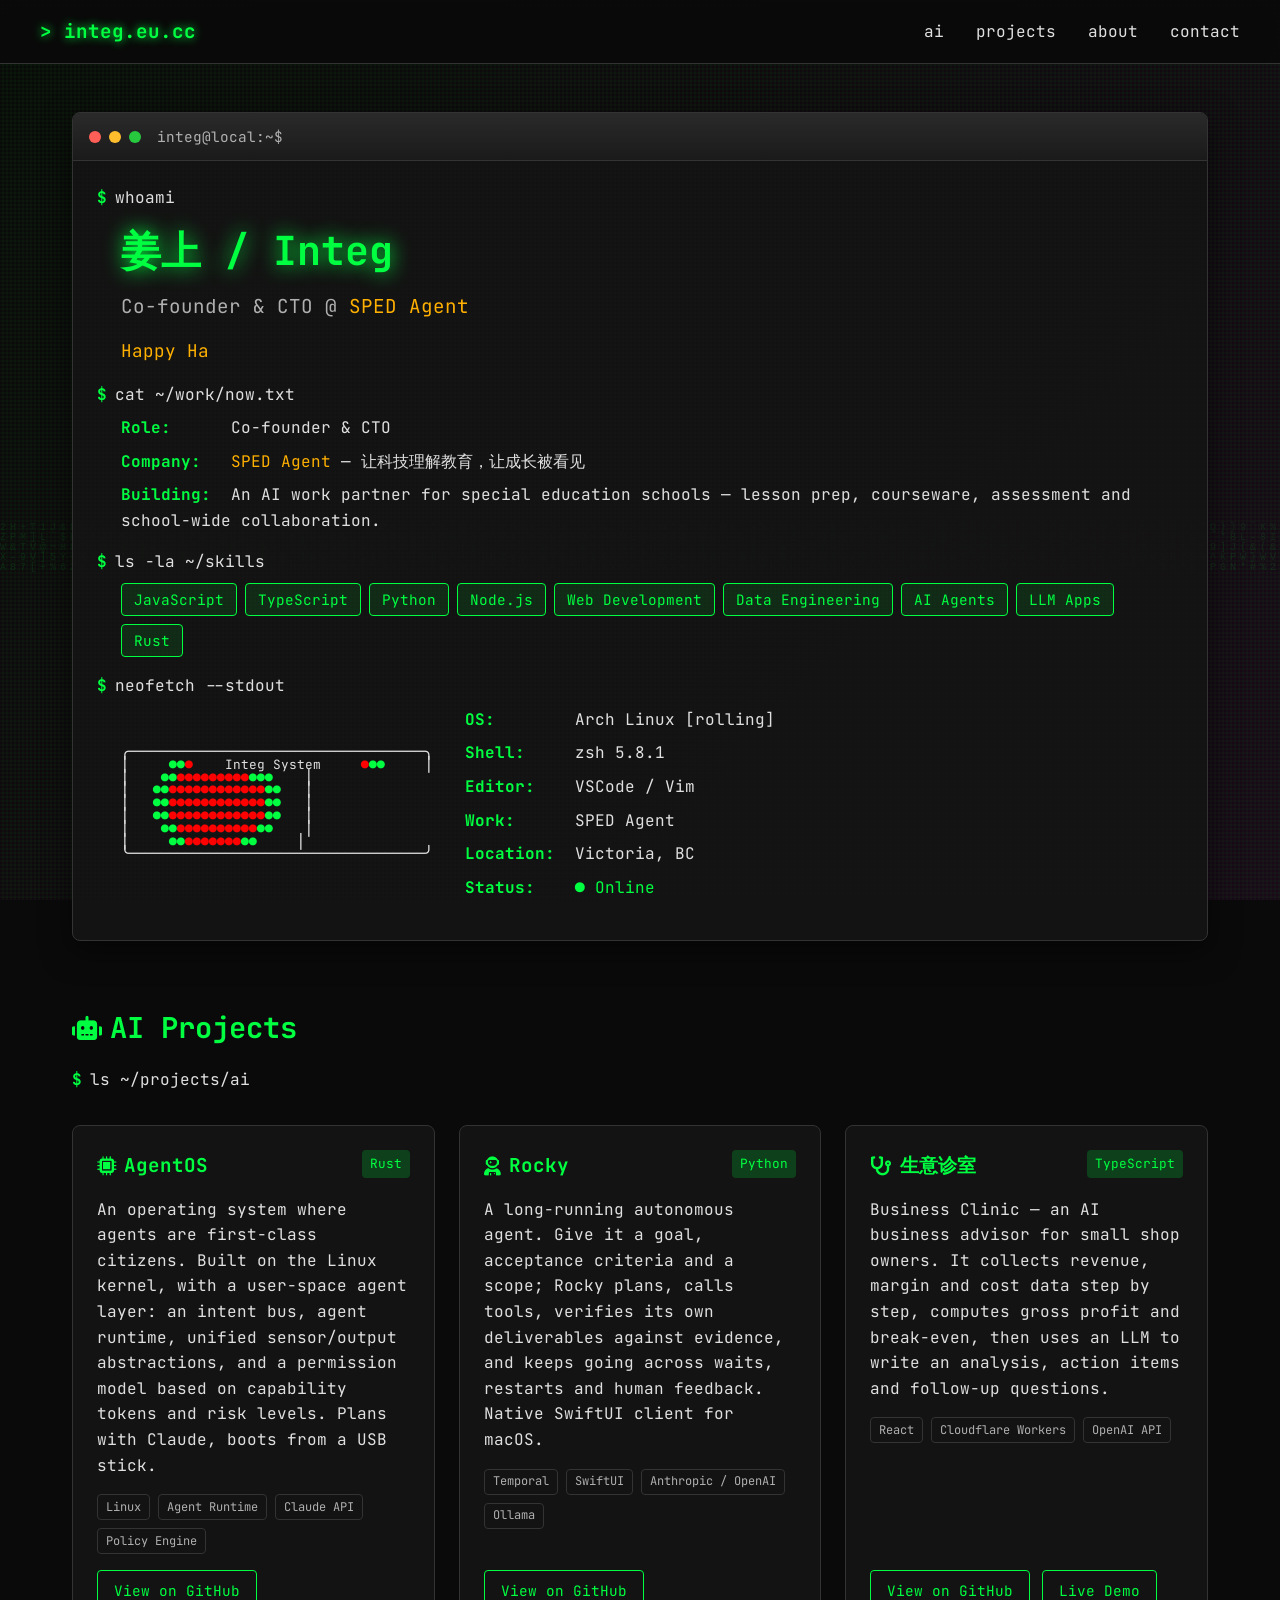
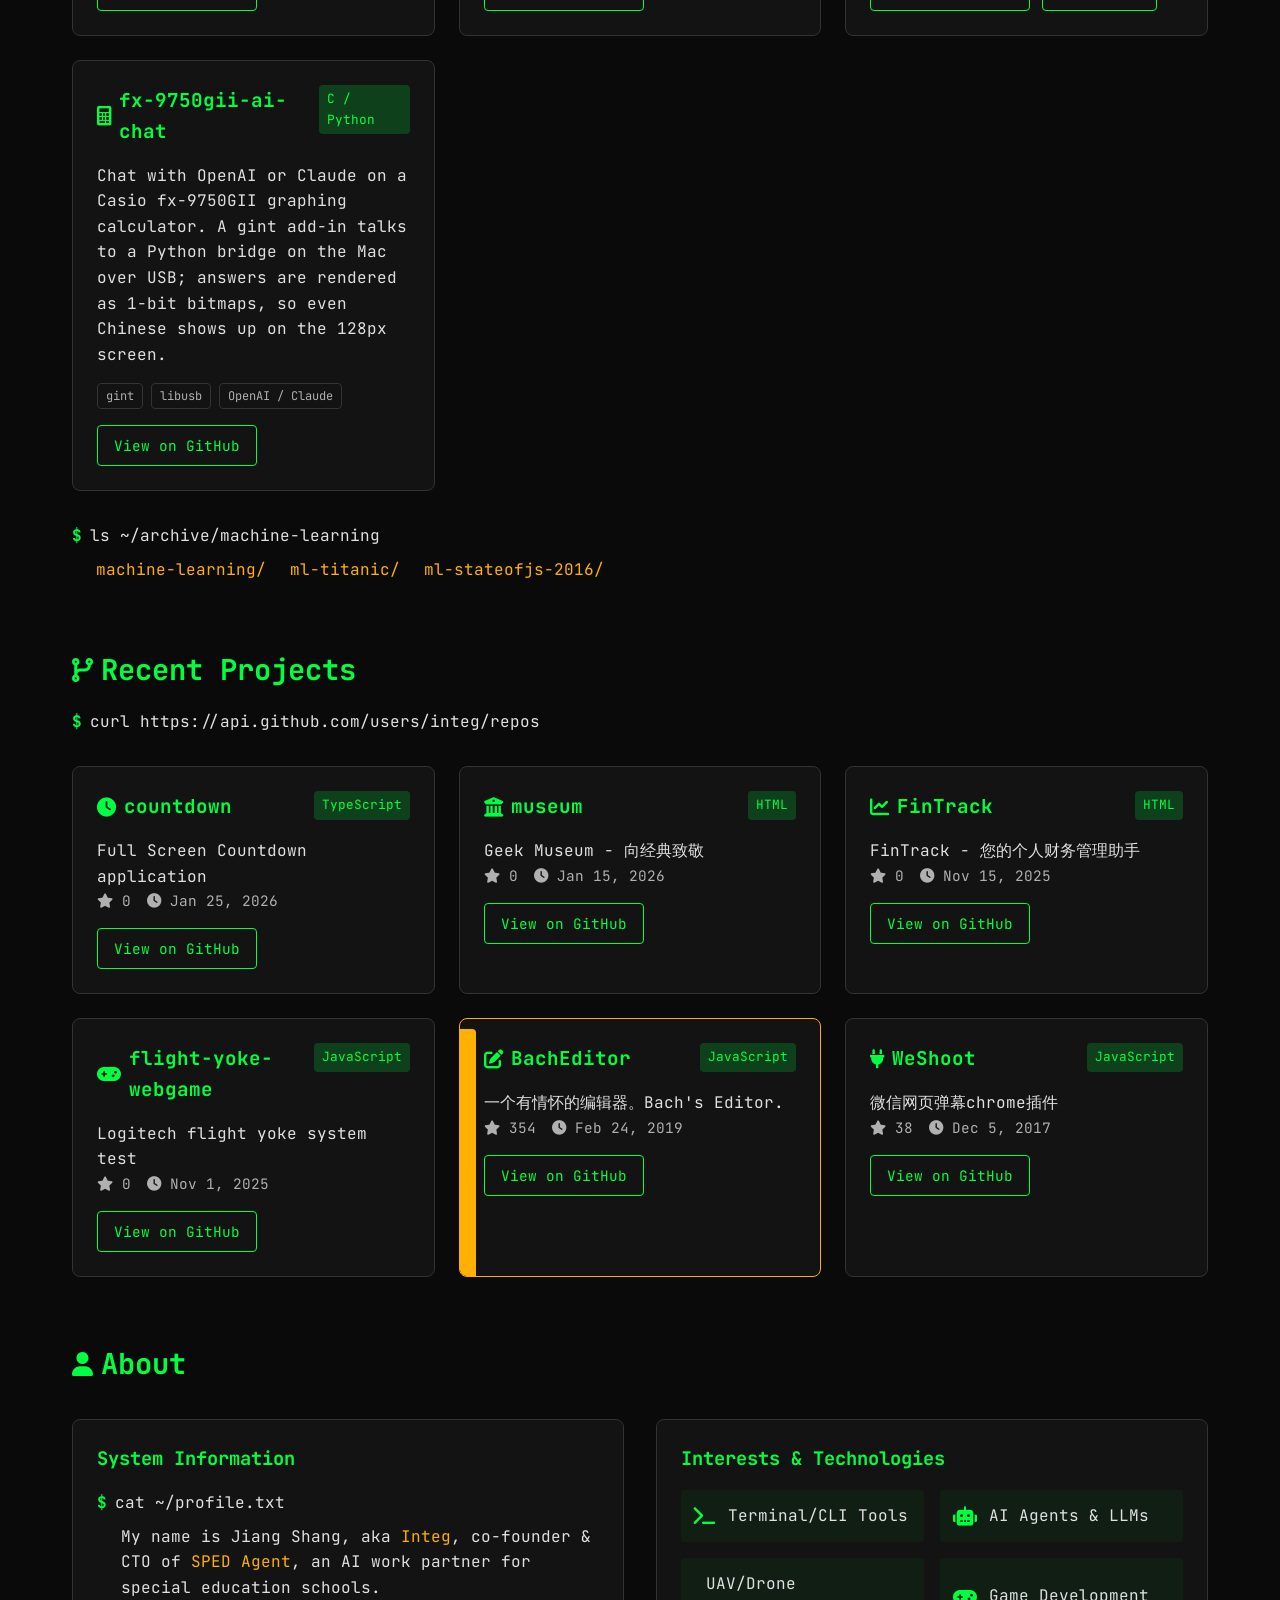
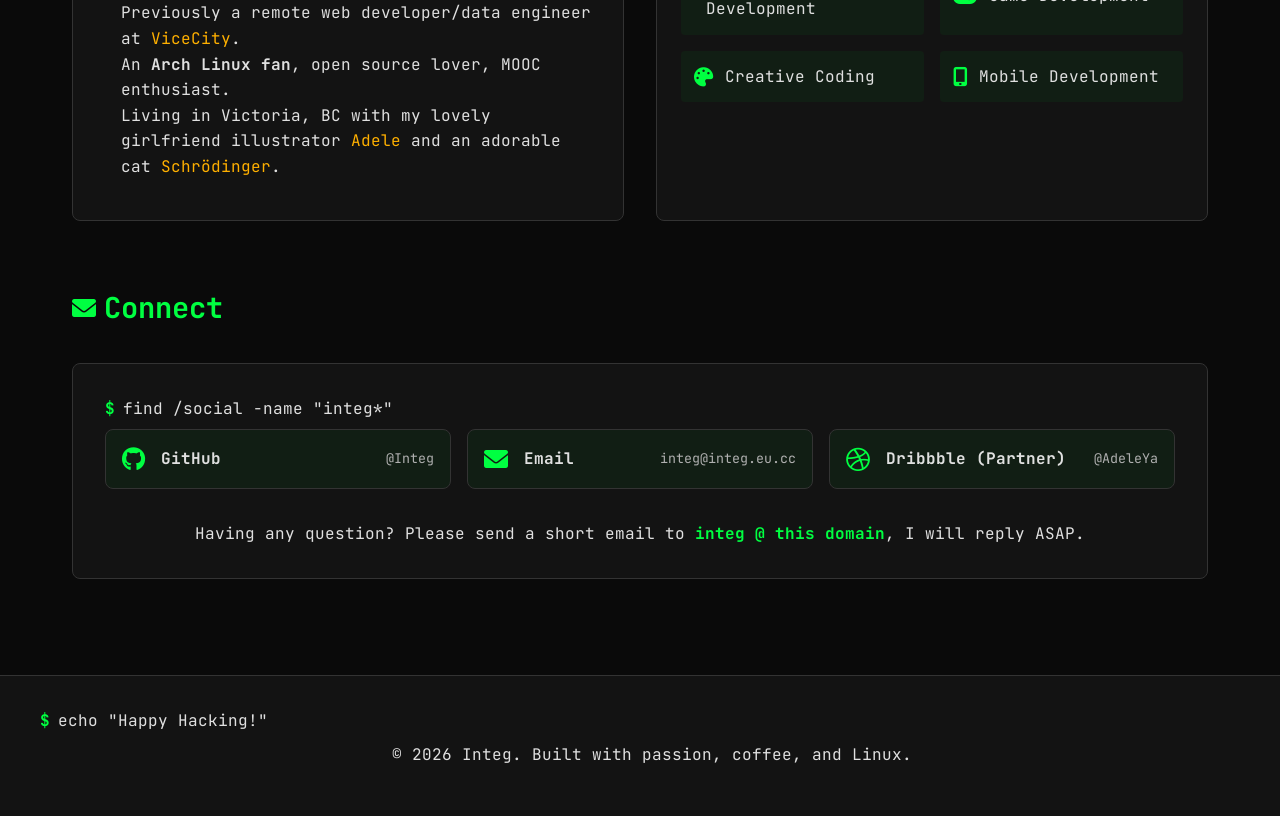
<file: index.html>
<!DOCTYPE html>
<html lang="en">
<head>
    <meta charset="UTF-8">
    <meta name="viewport" content="width=device-width, initial-scale=1.0">
    <title>Integ // Happy Hacking!</title>
    <meta name="description" content="姜上 / Integ — Co-founder &amp; CTO of SPED Agent, building AI agents for special education.">
    <link rel="stylesheet" href="assets/css/style.css">
    <link href="https://fonts.googleapis.com/css2?family=JetBrains+Mono:wght@400;700&family=Space+Mono:wght@400;700&display=swap" rel="stylesheet">
    <link rel="stylesheet" href="https://cdnjs.cloudflare.com/ajax/libs/font-awesome/6.0.0/css/all.min.css">
</head>
<body>
    <div class="matrix-bg"></div>
    
    <header class="header">
        <nav class="nav">
            <div class="nav-brand">&gt; integ.eu.cc</div>
            <div class="nav-menu">
                <a href="#ai" class="nav-link">ai</a>
                <a href="#projects" class="nav-link">projects</a>
                <a href="#about" class="nav-link">about</a>
                <a href="#contact" class="nav-link">contact</a>
            </div>
        </nav>
    </header>

    <main class="main">
        <section class="hero">
            <div class="terminal">
                <div class="terminal-header">
                    <div class="terminal-buttons">
                        <span class="btn close"></span>
                        <span class="btn minimize"></span>
                        <span class="btn maximize"></span>
                    </div>
                    <div class="terminal-title">integ@local:~$</div>
                </div>
                <div class="terminal-body">
                    <div class="terminal-line">
                        <span class="prompt">$</span>
                        <span class="command">whoami</span>
                    </div>
                    <div class="output">
                        <h1>姜上 / Integ</h1>
                        <p class="subtitle">Co-founder &amp; CTO @ <a href="https://spedagent.com" target="_blank">SPED Agent</a></p>
                        <p class="typing-text">Happy Hacking! <span class="cursor">|</span></p>
                    </div>
                    
                    <div class="terminal-line">
                        <span class="prompt">$</span>
                        <span class="command">cat ~/work/now.txt</span>
                    </div>
                    <div class="output now-info">
                        <div><span class="label">Role:</span> Co-founder &amp; CTO</div>
                        <div><span class="label">Company:</span> <a href="https://spedagent.com" target="_blank">SPED Agent</a> — 让科技理解教育，让成长被看见</div>
                        <div><span class="label">Building:</span> An AI work partner for special education schools — lesson prep, courseware, assessment and school-wide collaboration.</div>
                    </div>

                    <div class="terminal-line">
                        <span class="prompt">$</span>
                        <span class="command">ls -la ~/skills</span>
                    </div>
                    <div class="output skills">
                        <div class="skill-tag">JavaScript</div>
                        <div class="skill-tag">TypeScript</div>
                        <div class="skill-tag">Python</div>
                        <div class="skill-tag">Node.js</div>
                        <div class="skill-tag">Web Development</div>
                        <div class="skill-tag">Data Engineering</div>
                        <div class="skill-tag">AI Agents</div>
                        <div class="skill-tag">LLM Apps</div>
                        <div class="skill-tag">Rust</div>
                    </div>

                    <div class="terminal-line">
                        <span class="prompt">$</span>
                        <span class="command">neofetch --stdout</span>
                    </div>
                    <div class="output neofetch">
                        <div class="neofetch-content">
                            <div class="ascii-art">
╭─────────────────────────────────────╮
│     <span class="green">●</span><span class="green">●</span><span class="red">●</span>    Integ System     <span class="red">●</span><span class="green">●</span><span class="green">●</span>     │
│    <span class="green">●</span><span class="green">●</span><span class="red">●</span><span class="red">●</span><span class="red">●</span><span class="red">●</span><span class="red">●</span><span class="red">●</span><span class="red">●</span><span class="red">●</span><span class="red">●</span><span class="green">●</span><span class="green">●</span><span class="green">●</span>    │
│   <span class="green">●</span><span class="green">●</span><span class="red">●</span><span class="red">●</span><span class="red">●</span><span class="red">●</span><span class="red">●</span><span class="red">●</span><span class="red">●</span><span class="red">●</span><span class="red">●</span><span class="red">●</span><span class="red">●</span><span class="red">●</span><span class="green">●</span><span class="green">●</span>   │
│   <span class="green">●</span><span class="green">●</span><span class="red">●</span><span class="red">●</span><span class="red">●</span><span class="red">●</span><span class="red">●</span><span class="red">●</span><span class="red">●</span><span class="red">●</span><span class="red">●</span><span class="red">●</span><span class="red">●</span><span class="red">●</span><span class="green">●</span><span class="green">●</span>   │
│   <span class="green">●</span><span class="green">●</span><span class="red">●</span><span class="red">●</span><span class="red">●</span><span class="red">●</span><span class="red">●</span><span class="red">●</span><span class="red">●</span><span class="red">●</span><span class="red">●</span><span class="red">●</span><span class="red">●</span><span class="red">●</span><span class="green">●</span><span class="green">●</span>   │
│    <span class="green">●</span><span class="green">●</span><span class="red">●</span><span class="red">●</span><span class="red">●</span><span class="red">●</span><span class="red">●</span><span class="red">●</span><span class="red">●</span><span class="red">●</span><span class="red">●</span><span class="red">●</span><span class="green">●</span><span class="green">●</span>    │
│     <span class="green">●</span><span class="green">●</span><span class="red">●</span><span class="red">●</span><span class="red">●</span><span class="red">●</span><span class="red">●</span><span class="red">●</span><span class="red">●</span><span class="green">●</span><span class="green">●</span>     │
╰─────────────────────────────────────╯
                            </div>
                            <div class="system-info">
                                <div><span class="label">OS:</span> Arch Linux [rolling]</div>
                                <div><span class="label">Shell:</span> zsh 5.8.1</div>
                                <div><span class="label">Editor:</span> VSCode / Vim</div>
                                <div><span class="label">Work:</span> SPED Agent</div>
                                <div><span class="label">Location:</span> Victoria, BC</div>
                                <div><span class="label">Status:</span> <span class="green">● Online</span></div>
                            </div>
                        </div>
                    </div>
                </div>
            </div>
        </section>

        <section id="ai" class="projects ai-projects">
            <div class="section-header">
                <h2><i class="fas fa-robot"></i> AI Projects</h2>
                <div class="terminal-line">
                    <span class="prompt">$</span>
                    <span class="command">ls ~/projects/ai</span>
                </div>
            </div>

            <div class="projects-grid">
                <div class="project-card">
                    <div class="project-header">
                        <h3><i class="fas fa-microchip"></i> AgentOS</h3>
                        <span class="project-lang">Rust</span>
                    </div>
                    <p>An operating system where agents are first-class citizens. Built on the Linux kernel, with a user-space agent layer: an intent bus, agent runtime, unified sensor/output abstractions, and a permission model based on capability tokens and risk levels. Plans with Claude, boots from a USB stick.</p>
                    <div class="project-tags">
                        <span class="project-tag">Linux</span>
                        <span class="project-tag">Agent Runtime</span>
                        <span class="project-tag">Claude API</span>
                        <span class="project-tag">Policy Engine</span>
                    </div>
                    <div class="project-links">
                        <a href="https://github.com/Integ/agentos" target="_blank" class="project-link">View on GitHub</a>
                    </div>
                </div>

                <div class="project-card">
                    <div class="project-header">
                        <h3><i class="fas fa-user-astronaut"></i> Rocky</h3>
                        <span class="project-lang">Python</span>
                    </div>
                    <p>A long-running autonomous agent. Give it a goal, acceptance criteria and a scope; Rocky plans, calls tools, verifies its own deliverables against evidence, and keeps going across waits, restarts and human feedback. Native SwiftUI client for macOS.</p>
                    <div class="project-tags">
                        <span class="project-tag">Temporal</span>
                        <span class="project-tag">SwiftUI</span>
                        <span class="project-tag">Anthropic / OpenAI</span>
                        <span class="project-tag">Ollama</span>
                    </div>
                    <div class="project-links">
                        <a href="https://github.com/Integ/Rocky" target="_blank" class="project-link">View on GitHub</a>
                    </div>
                </div>

                <div class="project-card">
                    <div class="project-header">
                        <h3><i class="fas fa-stethoscope"></i> 生意诊室</h3>
                        <span class="project-lang">TypeScript</span>
                    </div>
                    <p>Business Clinic — an AI business advisor for small shop owners. It collects revenue, margin and cost data step by step, computes gross profit and break-even, then uses an LLM to write an analysis, action items and follow-up questions.</p>
                    <div class="project-tags">
                        <span class="project-tag">React</span>
                        <span class="project-tag">Cloudflare Workers</span>
                        <span class="project-tag">OpenAI API</span>
                    </div>
                    <div class="project-links">
                        <a href="https://github.com/Integ/business-clinic" target="_blank" class="project-link">View on GitHub</a>
                        <a href="https://vbot.eu.cc" target="_blank" class="project-link">Live Demo</a>
                    </div>
                </div>

                <div class="project-card">
                    <div class="project-header">
                        <h3><i class="fas fa-calculator"></i> fx-9750gii-ai-chat</h3>
                        <span class="project-lang">C / Python</span>
                    </div>
                    <p>Chat with OpenAI or Claude on a Casio fx-9750GII graphing calculator. A gint add-in talks to a Python bridge on the Mac over USB; answers are rendered as 1-bit bitmaps, so even Chinese shows up on the 128px screen.</p>
                    <div class="project-tags">
                        <span class="project-tag">gint</span>
                        <span class="project-tag">libusb</span>
                        <span class="project-tag">OpenAI / Claude</span>
                    </div>
                    <div class="project-links">
                        <a href="https://github.com/Integ/fx-9750gii-ai-chat" target="_blank" class="project-link">View on GitHub</a>
                    </div>
                </div>
            </div>

            <div class="ml-archive">
                <div class="terminal-line">
                    <span class="prompt">$</span>
                    <span class="command">ls ~/archive/machine-learning</span>
                </div>
                <div class="output">
                    <a href="https://github.com/Integ/machine-learning" target="_blank">machine-learning/</a>
                    <a href="https://github.com/Integ/ml-titanic" target="_blank">ml-titanic/</a>
                    <a href="https://github.com/Integ/ml-stateofjs-2016" target="_blank">ml-stateofjs-2016/</a>
                </div>
            </div>
        </section>

        <section id="projects" class="projects">
            <div class="section-header">
                <h2><i class="fas fa-code-branch"></i> Recent Projects</h2>
                <div class="terminal-line">
                    <span class="prompt">$</span>
                    <span class="command">curl https://api.github.com/users/integ/repos</span>
                </div>
            </div>
            
            <div class="projects-grid">
                <div class="project-card">
                    <div class="project-header">
                        <h3><i class="fas fa-clock"></i> countdown</h3>
                        <span class="project-lang">TypeScript</span>
                    </div>
                    <p>Full Screen Countdown application</p>
                    <div class="project-stats">
                        <span class="stars"><i class="fas fa-star"></i> 0</span>
                        <span class="updated"><i class="fas fa-clock"></i> Jan 25, 2026</span>
                    </div>
                    <a href="https://github.com/Integ/countdown" target="_blank" class="project-link">View on GitHub</a>
                </div>

                <div class="project-card">
                    <div class="project-header">
                        <h3><i class="fas fa-museum"></i> museum</h3>
                        <span class="project-lang">HTML</span>
                    </div>
                    <p>Geek Museum - 向经典致敬</p>
                    <div class="project-stats">
                        <span class="stars"><i class="fas fa-star"></i> 0</span>
                        <span class="updated"><i class="fas fa-clock"></i> Jan 15, 2026</span>
                    </div>
                    <a href="https://github.com/Integ/museum" target="_blank" class="project-link">View on GitHub</a>
                </div>

                <div class="project-card">
                    <div class="project-header">
                        <h3><i class="fas fa-chart-line"></i> FinTrack</h3>
                        <span class="project-lang">HTML</span>
                    </div>
                    <p>FinTrack - 您的个人财务管理助手</p>
                    <div class="project-stats">
                        <span class="stars"><i class="fas fa-star"></i> 0</span>
                        <span class="updated"><i class="fas fa-clock"></i> Nov 15, 2025</span>
                    </div>
                    <a href="https://github.com/Integ/FinTrack" target="_blank" class="project-link">View on GitHub</a>
                </div>

                <div class="project-card">
                    <div class="project-header">
                        <h3><i class="fas fa-gamepad"></i> flight-yoke-webgame</h3>
                        <span class="project-lang">JavaScript</span>
                    </div>
                    <p>Logitech flight yoke system test</p>
                    <div class="project-stats">
                        <span class="stars"><i class="fas fa-star"></i> 0</span>
                        <span class="updated"><i class="fas fa-clock"></i> Nov 1, 2025</span>
                    </div>
                    <a href="https://github.com/Integ/flight-yoke-webgame" target="_blank" class="project-link">View on GitHub</a>
                </div>

                <div class="project-card featured">
                    <div class="project-header">
                        <h3><i class="fas fa-edit"></i> BachEditor</h3>
                        <span class="project-lang">JavaScript</span>
                    </div>
                    <p>一个有情怀的编辑器。Bach's Editor.</p>
                    <div class="project-stats">
                        <span class="stars"><i class="fas fa-star"></i> 354</span>
                        <span class="updated"><i class="fas fa-clock"></i> Feb 24, 2019</span>
                    </div>
                    <a href="https://github.com/Integ/BachEditor" target="_blank" class="project-link">View on GitHub</a>
                </div>

                <div class="project-card">
                    <div class="project-header">
                        <h3><i class="fas fa-plug"></i> WeShoot</h3>
                        <span class="project-lang">JavaScript</span>
                    </div>
                    <p>微信网页弹幕chrome插件</p>
                    <div class="project-stats">
                        <span class="stars"><i class="fas fa-star"></i> 38</span>
                        <span class="updated"><i class="fas fa-clock"></i> Dec 5, 2017</span>
                    </div>
                    <a href="https://github.com/Integ/WeShoot" target="_blank" class="project-link">View on GitHub</a>
                </div>
            </div>
        </section>

        <section id="about" class="about">
            <div class="section-header">
                <h2><i class="fas fa-user"></i> About</h2>
            </div>
            
            <div class="about-content">
                <div class="about-card">
                    <h3>System Information</h3>
                    <div class="terminal-line">
                        <span class="prompt">$</span>
                        <span class="command">cat ~/profile.txt</span>
                    </div>
                    <div class="output">
                        <p>My name is Jiang Shang, aka <a href="https://github.com/Integ">Integ</a>, co-founder &amp; CTO of <a href="https://spedagent.com">SPED Agent</a>, an AI work partner for special education schools.</p>
                        <p>Previously a remote web developer/data engineer at <a href="http://vice.city">ViceCity</a>.</p>
                        <p>An <strong>Arch Linux fan</strong>, open source lover, MOOC enthusiast.</p>
                        <p>Living in Victoria, BC with my lovely girlfriend illustrator <a href="https://dribbble.com/AdeleYa">Adele</a> and an adorable cat <a href="https://photos.app.goo.gl/PA9k623hd6V7oSvd7">Schrödinger</a>.</p>
                    </div>
                </div>

                <div class="about-card">
                    <h3>Interests & Technologies</h3>
                    <div class="interests-grid">
                        <div class="interest-item">
                            <i class="fas fa-terminal"></i>
                            <span>Terminal/CLI Tools</span>
                        </div>
                        <div class="interest-item">
                            <i class="fas fa-robot"></i>
                            <span>AI Agents &amp; LLMs</span>
                        </div>
                        <div class="interest-item">
                            <i class="fas fa-drone"></i>
                            <span>UAV/Drone Development</span>
                        </div>
                        <div class="interest-item">
                            <i class="fas fa-gamepad"></i>
                            <span>Game Development</span>
                        </div>
                        <div class="interest-item">
                            <i class="fas fa-palette"></i>
                            <span>Creative Coding</span>
                        </div>
                        <div class="interest-item">
                            <i class="fas fa-mobile-alt"></i>
                            <span>Mobile Development</span>
                        </div>
                    </div>
                </div>
            </div>
        </section>

        <section id="contact" class="contact">
            <div class="section-header">
                <h2><i class="fas fa-envelope"></i> Connect</h2>
            </div>
            
            <div class="contact-content">
                <div class="terminal-line">
                    <span class="prompt">$</span>
                    <span class="command">find /social -name "integ*"</span>
                </div>
                
                <div class="social-links">
                    <a href="https://github.com/Integ" target="_blank" class="social-link">
                        <i class="fab fa-github"></i>
                        <span>GitHub</span>
                        <small>@Integ</small>
                    </a>
                    <a href="mailto:integ@integ.eu.cc" class="social-link">
                        <i class="fas fa-envelope"></i>
                        <span>Email</span>
                        <small>integ@integ.eu.cc</small>
                    </a>
                    <a href="https://dribbble.com/AdeleYa" target="_blank" class="social-link">
                        <i class="fab fa-dribbble"></i>
                        <span>Dribbble (Partner)</span>
                        <small>@AdeleYa</small>
                    </a>
                </div>

                <div class="contact-form">
                    <p>Having any question? Please send a short email to <strong>integ @ this domain</strong>, I will reply ASAP.</p>
                </div>
            </div>
        </section>
    </main>

    <footer class="footer">
        <div class="footer-content">
            <div class="terminal-line">
                <span class="prompt">$</span>
                <span class="command">echo "Happy Hacking!"</span>
            </div>
            <div class="output">
                <p>&copy; 2026 Integ. Built with passion, coffee, and Linux.</p>
            </div>
        </div>
    </footer>

    <script src="assets/js/main.js"></script>
</body>
</html>
</file>
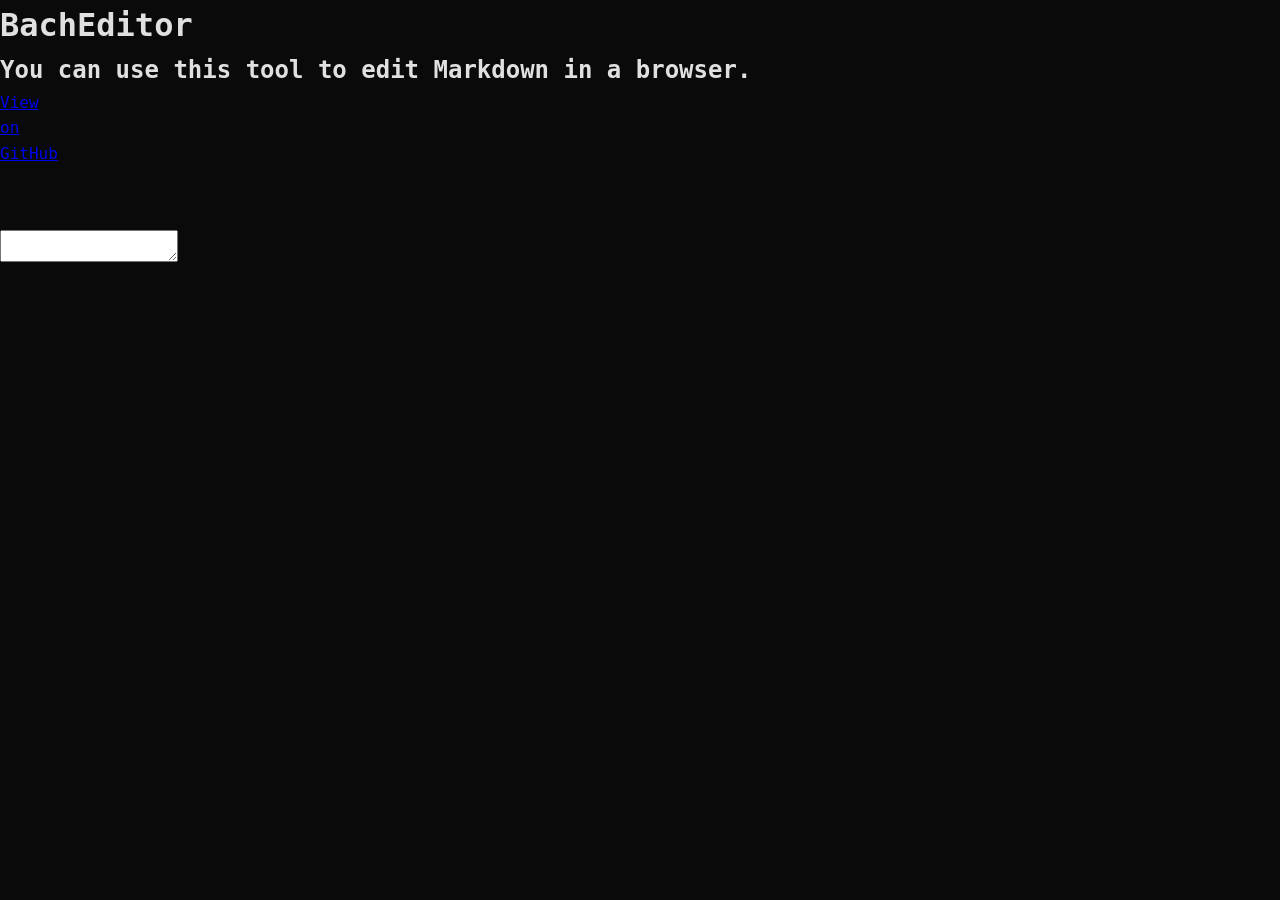
<file: editor/index.html>
<!DOCTYPE html>
<html>

<head>
    <meta charset="utf-8" />
    <title>BachEditor - Integ</title>
    <meta http-equiv="X-UA-Compatible" content="IE=edge">
    <meta name="viewport" content="width=device-width, initial-scale=1">
    <link rel="stylesheet" href="/assets/css/style.css?v=d97f81ed917373d0af77148fc9b68b4fc0c14e2c">
    <script src="audiosynth.js"></script>
    <script src="hyperdown.js"></script>

    <!-- Begin Jekyll SEO tag v2.4.0 -->
    <meta name="generator" content="Jekyll v3.7.3">
    <meta property="og:title" content="Welcome to my GitHub Pages">
    <meta property="og:locale" content="en_US">
    <meta name="description" content="Happy Hacking!">
    <meta property="og:description" content="Happy Hacking!">
    <link rel="canonical" href="https://integ.ml/">
    <meta property="og:url" content="https://integ.ml/">
    <meta property="og:site_name" content="integ.github.io">
    <script type="application/ld+json">
    {"name":"integ.github.io","description":"Happy Hacking!","@type":"WebSite","url":"https://integ.ml/","headline":"Welcome to my GitHub Pages","@context":"http://schema.org"}</script>
    <!-- End Jekyll SEO tag -->
</head>

<body>
    <header>
        <div class="container">
            <h1>BachEditor</h1>
            <h2>You can use this tool to edit Markdown in a browser.</h2>
            <section id="downloads">
                <a href="https://github.com/Integ/integ.github.io" class="btn btn-github"><span class="icon"></span>View on GitHub</a>
            </section>
        </div>
    </header>
    <div class="container">
        <textarea id='markdown'></textarea>
        <div id="preview"></div>
    </div>
    <script>
        var piano = Synth.createInstrument('piano');
        window.onkeydown = function(e) {
            var arr = ['c', 'd', 'e', 'f', 'g', 'a', 'b'];
            var ARR = ['C', 'D', 'F', 'G', 'A'];
            if (arr.includes(e.key)) {
                piano.play(e.key.toUpperCase(), 4, 2);
            } else if(ARR.includes(e.key)) {
                piano.play(e.key.toUpperCase() + '#', 4, 2);
            } else if(e.key !== 'Shift') {
                var notes = ['C', 'C#', 'D', 'D#', 'E', 'F', 'F#', 'G', 'G#', 'A', 'A#','B'];
                piano.play(notes[Math.floor(Math.random() * 12)], Math.floor(Math.random() * (5 - 3)) + 3, 2);
            }
        };
        document.querySelector('#markdown').addEventListener('input', e => {
            var markdownText = document.querySelector('#markdown').value;
            var html = new HyperDown().makeHtml(markdownText);
            document.querySelector('#preview').innerHTML = html;
        });
    </script>
</body>

</html>
</file>
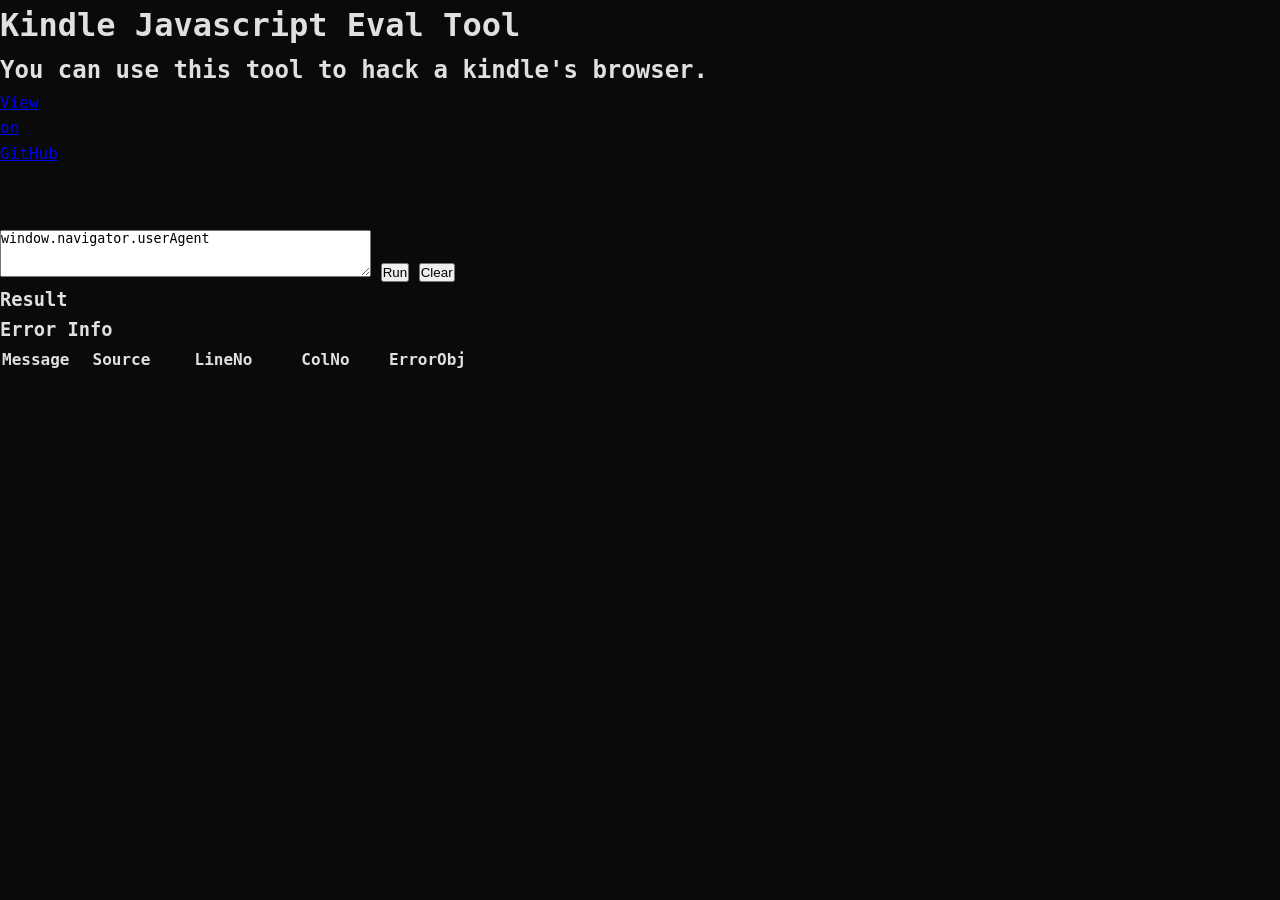
<file: kindle/index.html>
<!DOCTYPE html>
<html>

<head>
    <meta charset="utf-8" />
    <title>Kindle Javascript Evalor - Integ</title>
    <meta http-equiv="X-UA-Compatible" content="IE=edge">
    <meta name="viewport" content="width=device-width, initial-scale=1">
    <link rel="stylesheet" href="/assets/css/style.css?v=d97f81ed917373d0af77148fc9b68b4fc0c14e2c">

    <!-- Begin Jekyll SEO tag v2.4.0 -->
    <meta name="generator" content="Jekyll v3.7.3">
    <meta property="og:title" content="Welcome to my GitHub Pages">
    <meta property="og:locale" content="en_US">
    <meta name="description" content="Happy Hacking!">
    <meta property="og:description" content="Happy Hacking!">
    <link rel="canonical" href="https://integ.ml/">
    <meta property="og:url" content="https://integ.ml/">
    <meta property="og:site_name" content="integ.github.io">
    <script type="application/ld+json">
    {"name":"integ.github.io","description":"Happy Hacking!","@type":"WebSite","url":"https://integ.ml/","headline":"Welcome to my GitHub Pages","@context":"http://schema.org"}</script>
    <!-- End Jekyll SEO tag -->
</head>

<body>
    <header>
        <div class="container">
            <h1>Kindle Javascript Eval Tool</h1>
            <h2>You can use this tool to hack a kindle's browser.</h2>
            <section id="downloads">
                <a href="https://github.com/Integ/integ.github.io" class="btn btn-github"><span class="icon"></span>View on GitHub</a>
            </section>
        </div>
    </header>
    <div class="container">
        <textarea id='cmd' rows="3" , cols='44'>window.navigator.userAgent</textarea>
        <button id='run'>Run</button>
        <button id='clear'>Clear</button>
        <h3>Result</h3>
        <div>
            <p id="console"></p>
        </div>
        <h3>Error Info</h3>
        <table>
            <thead>
                <tr>
                    <th>Message</th>
                    <th width="100">Source</th>
                    <th width="100">LineNo</th>
                    <th width="100">ColNo</th>
                    <th width="100">ErrorObj</th>
                </tr>
            </thead>
            <tbody id='error'></tbody>
        </table>
    </div>
    <script>
        window.onerror = function (message, source, lineno, colno, error) {
            var html = '<tr>\
                    <td>' + message + '</td>\
                    <td>' + source + '</td>\
                    <td>' + lineno + '</td>\
                    <td>' + colno + '</td>\
                    <td>' + error + '</td>\
                </tr>';
            document.getElementById('error').innerHTML = html;
        };

        var textarea = document.getElementById('cmd')
        document.getElementById('run').addEventListener('click', function (e) {
            var cmd = textarea.value;
            var result = eval(cmd);
            if (typeof result === 'object') {
                result = jsonify(result);
            }
            document.getElementById('console').innerText = result;
        });
        document.getElementById('clear').addEventListener('click', function (e) {
            textarea.value = '';
        });
        if (sessionStorage.getItem("autosave")) {
            // 恢复文本输入框的内容
            textarea.value = sessionStorage.getItem("autosave");
        }
        textarea.addEventListener("change", function () {
            // 保存结果到 sessionStorage 对象中
            sessionStorage.setItem("autosave", textarea.value);
        });

        var jsonify = function (obj) {
            seen = [];

            var replacer = function (key, value) {
                if (value != null && typeof value == "object") {
                    if (seen.indexOf(value) >= 0) {
                        return;
                    }
                    seen.push(value);
                }
                return value;
            };

            return JSON.stringify(obj, replacer);
        };
    </script>
</body>

</html>
</file>
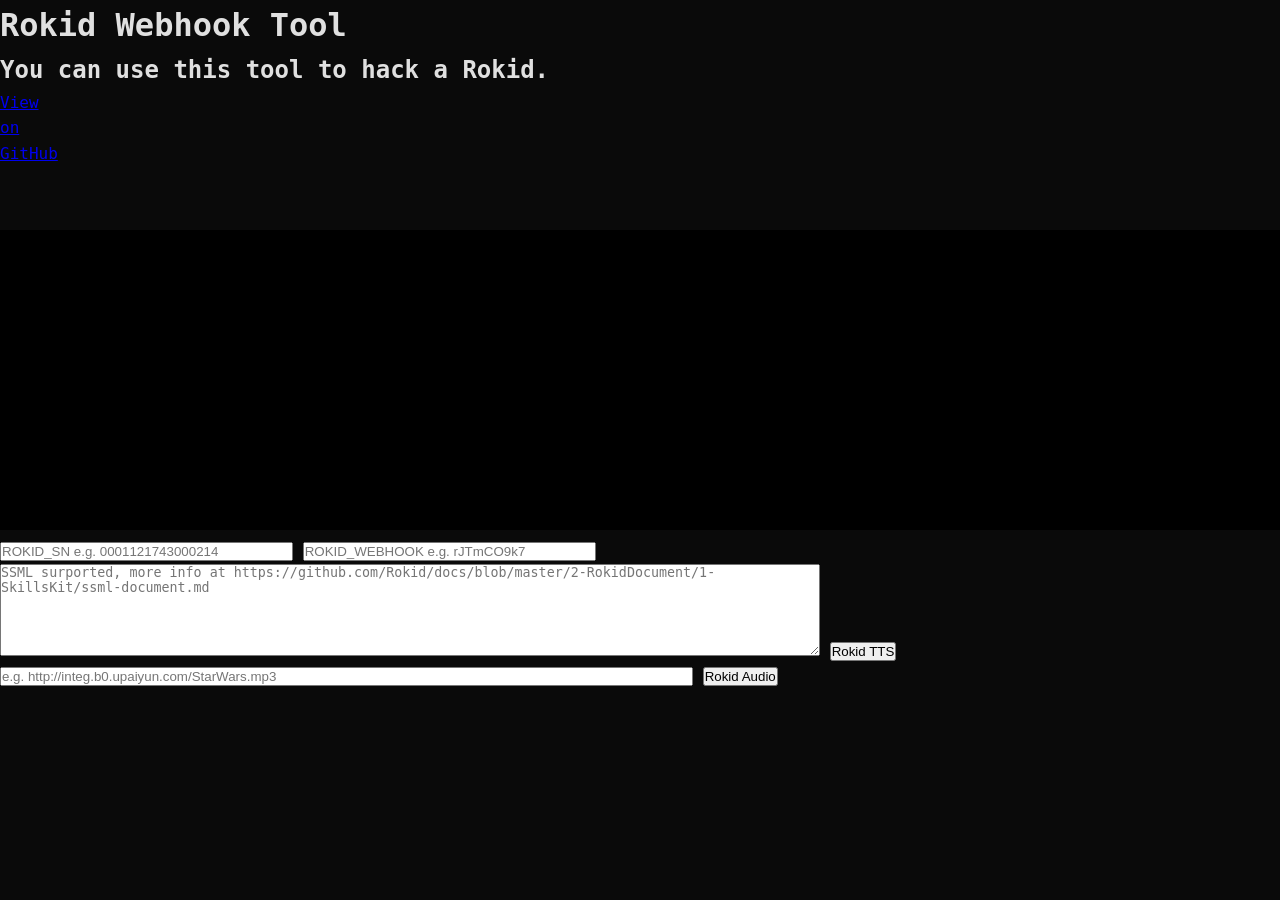
<file: rokid/index.html>
<!DOCTYPE html>
<html>

<head>
    <meta charset="utf-8" />
    <title>Rokid Webhook Tool- Integ</title>
    <meta http-equiv="X-UA-Compatible" content="IE=edge">
    <meta name="viewport" content="width=device-width, initial-scale=1">
    <link rel="stylesheet" href="/assets/css/style.css?v=d97f81ed917373d0af77148fc9b68b4fc0c14e2c">

    <!-- Begin Jekyll SEO tag v2.4.0 -->
    <meta name="generator" content="Jekyll v3.7.3">
    <meta property="og:title" content="Welcome to my GitHub Pages">
    <meta property="og:locale" content="en_US">
    <meta name="description" content="Happy Hacking!">
    <meta property="og:description" content="Happy Hacking!">
    <link rel="canonical" href="https://integ.ml/">
    <meta property="og:url" content="https://integ.ml/">
    <meta property="og:site_name" content="integ.github.io">
    <script type="application/ld+json">
    {"name":"integ.github.io","description":"Happy Hacking!","@type":"WebSite","url":"https://integ.ml/","headline":"Welcome to my GitHub Pages","@context":"http://schema.org"}</script>
    <!-- End Jekyll SEO tag -->
</head>

<body>
    <header>
        <div class="container">
            <h1>Rokid Webhook Tool</h1>
            <h2>You can use this tool to hack a Rokid.</h2>
            <section id="downloads">
                <a href="https://github.com/Integ/integ.github.io" class="btn btn-github"><span class="icon"></span>View on GitHub</a>
            </section>
        </div>
    </header>
    <canvas id="canvas" height="300"></canvas>
    <div class="container">
        <input type="text" size="35" id="rokidSN" placeholder="ROKID_SN e.g. 0001121743000214" />
        <input type="text" size="35" id="rokidWebhook" placeholder="ROKID_WEBHOOK e.g. rJTmCO9k7" />
        <div>
            <textarea id="textarea" rows="6" placeholder="SSML surported, more info at https://github.com/Rokid/docs/blob/master/2-RokidDocument/1-SkillsKit/ssml-document.md" cols="100"></textarea>
            <button id="rokidTTS">Rokid TTS</button>
        </div>
        <div>
            <input id="input" size="85" placeholder="e.g. http://integ.b0.upaiyun.com/StarWars.mp3"></input>
            <button id="rokidAudio">Rokid Audio</button>
        </div>
        <ul id="log"></ul>
    </div>
    <script>
    function run() {
        const HEIGHT = 300;
        var WIDTH = document.body.clientWidth;

        var audioCtx = new AudioContext();
        var analyser = audioCtx.createAnalyser();
        analyser.fftSize = 8192;
        var bufferLength = analyser.frequencyBinCount;
        var dataArray = new Uint8Array(bufferLength);

        var constraints = { audio: true };
        var promise = navigator.mediaDevices.getUserMedia(constraints);
        promise.then(function (stream) {
            var source = audioCtx.createMediaStreamSource(stream);
            source.connect(analyser);
        }).catch(function (err) {
            alert("need your promise!");
        });
        
        var canvas = document.getElementById("canvas");
        var canvasCtx = canvas.getContext("2d");
        canvasCtx.clearRect(0, 0, WIDTH, HEIGHT);
        
        window.addEventListener('resize', resizeCanvas, false);

        function resizeCanvas() {
            canvas.width = document.body.clientWidth;
            canvas.height = HEIGHT;

            /**
             * Your drawings need to be inside this function otherwise they will be reset when 
             * you resize the browser window and the canvas goes will be cleared.
             */
            draw(); 
        }

        resizeCanvas();

        function draw() {
            drawVisual = requestAnimationFrame(draw);

            analyser.getByteFrequencyData(dataArray);

            canvasCtx.fillStyle = 'rgb(0, 0, 0)';
            canvasCtx.fillRect(0, 0, WIDTH, HEIGHT);

            var barWidth = (WIDTH / bufferLength) * 2.5;
            var barHeight;
            var x = 0;

            for (var i = 0; i < bufferLength; i++) {
                barHeight = dataArray[i];

                canvasCtx.fillStyle = 'rgba(255,0,0,' + barHeight/200 + ')';
                canvasCtx.fillRect(x, HEIGHT - barHeight, barWidth, barHeight);

                x += barWidth + 1;
            }
        };
    };
    run();
    
    const ROKID_SN = document.querySelector('#rokidSN').value || "0001121743000214";
    const ROKID_WEBHOOK = document.querySelector('#rokidWebhook').value || "rJTmCO9k7";   
    const ROKID_URL = `https://homebase.rokid.com/trigger/with/${ROKID_WEBHOOK}`;
    document.querySelector('button#rokidTTS').addEventListener('click', (e) => {
        const text = document.querySelector('#textarea').value;
        let data = {
                type: "tts",
                devices: {
                    sn: ROKID_SN
                },
                data: {
                    text
                }
            };
        fetch(ROKID_URL, {
            method: 'post',
            headers: {
                'Accept': 'application/json',
                'Content-Type': 'application/json'
            },
            body: JSON.stringify(data)
        }).then(res => res.json()).then(json => {
            console.log(json);
            if (json.ok) {
                document.querySelector('#textarea').value = '';
                const logWrap = document.querySelector('#log');
                const log = `<li>[TTS] ${text}</li>`;
                logWrap.insertAdjacentHTML('beforeend', log);
            }
        });
    });
    document.querySelector('button#rokidAudio').addEventListener('click', (e) => {
        const url = document.querySelector('#input').value;
        let data = {
                type: "audio",
                devices: {
                    sn: ROKID_SN
                },
                data: {
                    url
                }
            };
        fetch(ROKID_URL, {
            method: 'post',
            headers: {
                'Accept': 'application/json',
                'Content-Type': 'application/json'
            },
            body: JSON.stringify(data)
        }).then(res => res.json()).then(json => {
            console.log(json);
            if (json.ok) {
                document.querySelector('#input').value = '';
                const logWrap = document.querySelector('#log');
                const log = `<li>[Audio] ${url}</li>`;
                logWrap.insertAdjacentHTML('beforeend', log);
            }
        });
    });
    </script>
</body>

</html>
</file>
<file: assets/css/style.css>
/* Reset and Base Styles */
* {
    margin: 0;
    padding: 0;
    box-sizing: border-box;
}

:root {
    --terminal-green: #00ff00;
    --terminal-amber: #ffb000;
    --terminal-red: #ff0000;
    --terminal-bg: #0a0a0a;
    --terminal-border: #333;
    --text-primary: #e0e0e0;
    --text-secondary: #b0b0b0;
    --accent-color: #00ff41;
    --card-bg: rgba(20, 20, 20, 0.9);
    --hover-bg: rgba(0, 255, 65, 0.1);
}

body {
    font-family: 'JetBrains Mono', 'Space Mono', monospace;
    background: var(--terminal-bg);
    color: var(--text-primary);
    line-height: 1.6;
    overflow-x: hidden;
    min-height: 100vh;
}

/* Matrix Background Effect */
.matrix-bg {
    position: fixed;
    top: 0;
    left: 0;
    width: 100%;
    height: 100%;
    background: linear-gradient(135deg, #0a0a0a 0%, #1a0a1a 100%);
    z-index: -2;
}

.matrix-bg::before {
    content: '';
    position: absolute;
    top: 0;
    left: 0;
    width: 100%;
    height: 100%;
    background: 
        repeating-linear-gradient(
            0deg,
            transparent,
            transparent 2px,
            rgba(0, 255, 0, 0.03) 2px,
            rgba(0, 255, 0, 0.03) 4px
        ),
        repeating-linear-gradient(
            90deg,
            transparent,
            transparent 2px,
            rgba(0, 255, 0, 0.03) 2px,
            rgba(0, 255, 0, 0.03) 4px
        );
    animation: matrix-scan 20s linear infinite;
    z-index: -1;
}

@keyframes matrix-scan {
    0% { transform: translateY(0); }
    100% { transform: translateY(20px); }
}

/* Header and Navigation */
.header {
    position: fixed;
    top: 0;
    width: 100%;
    background: rgba(10, 10, 10, 0.95);
    backdrop-filter: blur(10px);
    border-bottom: 1px solid var(--terminal-border);
    z-index: 1000;
    padding: 1rem 2rem;
}

.nav {
    display: flex;
    justify-content: space-between;
    align-items: center;
    max-width: 1200px;
    margin: 0 auto;
}

.nav-brand {
    font-size: 1.2rem;
    font-weight: 700;
    color: var(--accent-color);
    text-shadow: 0 0 10px var(--accent-color);
}

.nav-menu {
    display: flex;
    gap: 2rem;
}

.nav-link {
    color: var(--text-primary);
    text-decoration: none;
    transition: all 0.3s ease;
    position: relative;
}

.nav-link:hover {
    color: var(--accent-color);
    text-shadow: 0 0 5px var(--accent-color);
}

.nav-link::after {
    content: '';
    position: absolute;
    bottom: -5px;
    left: 0;
    width: 0;
    height: 2px;
    background: var(--accent-color);
    transition: width 0.3s ease;
}

.nav-link:hover::after {
    width: 100%;
}

/* Main Content */
.main {
    margin-top: 80px;
    padding: 2rem;
    max-width: 1200px;
    margin-left: auto;
    margin-right: auto;
}

/* Terminal Component */
.terminal {
    background: var(--card-bg);
    border: 1px solid var(--terminal-border);
    border-radius: 8px;
    overflow: hidden;
    margin-bottom: 2rem;
    box-shadow: 0 10px 30px rgba(0, 0, 0, 0.5);
}

.terminal-header {
    background: linear-gradient(180deg, #2a2a2a 0%, #1a1a1a 100%);
    padding: 0.75rem 1rem;
    display: flex;
    align-items: center;
    gap: 1rem;
    border-bottom: 1px solid var(--terminal-border);
}

.terminal-buttons {
    display: flex;
    gap: 0.5rem;
}

.btn {
    width: 12px;
    height: 12px;
    border-radius: 50%;
    display: inline-block;
}

.btn.close { background: #ff5f56; }
.btn.minimize { background: #ffbd2e; }
.btn.maximize { background: #27c93f; }

.terminal-title {
    flex: 1;
    font-size: 0.9rem;
    color: var(--text-secondary);
}

.terminal-body {
    padding: 1.5rem;
    font-family: 'JetBrains Mono', monospace;
}

.terminal-line {
    display: flex;
    align-items: center;
    margin-bottom: 0.5rem;
}

.prompt {
    color: var(--accent-color);
    margin-right: 0.5rem;
    font-weight: bold;
}

.command {
    color: var(--text-primary);
}

.output {
    margin-left: 1.5rem;
    margin-bottom: 1rem;
}

.output h1 {
    color: var(--accent-color);
    font-size: 2.5rem;
    margin-bottom: 0.5rem;
    text-shadow: 0 0 20px var(--accent-color);
}

.subtitle {
    color: var(--text-secondary);
    font-size: 1.2rem;
    margin-bottom: 1rem;
}

.subtitle a,
.now-info a,
.ml-archive a {
    color: var(--terminal-amber);
    text-decoration: none;
}

.subtitle a:hover,
.now-info a:hover,
.ml-archive a:hover {
    text-decoration: underline;
}

/* Current Work */
.now-info {
    display: flex;
    flex-direction: column;
    gap: 0.5rem;
}

.typing-text {
    color: var(--terminal-amber);
    font-size: 1.1rem;
}

.cursor {
    animation: blink 1s infinite;
}

@keyframes blink {
    0%, 50% { opacity: 1; }
    51%, 100% { opacity: 0; }
}

/* Skills */
.skills {
    display: flex;
    flex-wrap: wrap;
    gap: 0.5rem;
}

.skill-tag {
    background: rgba(0, 255, 65, 0.1);
    border: 1px solid var(--accent-color);
    color: var(--accent-color);
    padding: 0.25rem 0.75rem;
    border-radius: 4px;
    font-size: 0.9rem;
}

/* Neofetch Output */
.neofetch-content {
    display: flex;
    gap: 2rem;
    align-items: center;
}

.ascii-art {
    font-size: 0.8rem;
    line-height: 1;
    white-space: pre;
}

.green { color: var(--accent-color); }
.red { color: var(--terminal-red); }

.system-info {
    display: flex;
    flex-direction: column;
    gap: 0.5rem;
}

.label {
    color: var(--accent-color);
    font-weight: bold;
    min-width: 100px;
    display: inline-block;
}

/* Sections */
section {
    margin-bottom: 4rem;
    scroll-margin-top: 80px;
}

.section-header {
    margin-bottom: 2rem;
}

.section-header h2 {
    color: var(--accent-color);
    font-size: 1.8rem;
    margin-bottom: 1rem;
    display: flex;
    align-items: center;
    gap: 0.5rem;
}

.section-header h2 i {
    font-size: 1.5rem;
}

/* Projects Grid */
.projects-grid {
    display: grid;
    grid-template-columns: repeat(auto-fit, minmax(350px, 1fr));
    gap: 1.5rem;
}

.project-card {
    background: var(--card-bg);
    border: 1px solid var(--terminal-border);
    border-radius: 8px;
    padding: 1.5rem;
    transition: all 0.3s ease;
    position: relative;
    overflow: hidden;
}

.project-card::before {
    content: '';
    position: absolute;
    top: 0;
    left: -100%;
    width: 100%;
    height: 100%;
    background: linear-gradient(90deg, transparent, rgba(0, 255, 65, 0.1), transparent);
    transition: left 0.5s ease;
}

.project-card:hover::before {
    left: 100%;
}

.project-card:hover {
    border-color: var(--accent-color);
    transform: translateY(-5px);
    box-shadow: 0 10px 30px rgba(0, 255, 65, 0.2);
}

.project-card.featured {
    border-color: var(--terminal-amber);
}

.project-card.featured::before {
    content: '⭐ FEATURED';
    position: absolute;
    top: 10px;
    right: 10px;
    background: var(--terminal-amber);
    color: var(--terminal-bg);
    padding: 0.25rem 0.5rem;
    border-radius: 4px;
    font-size: 0.7rem;
    font-weight: bold;
}

.project-header {
    display: flex;
    justify-content: space-between;
    align-items: flex-start;
    margin-bottom: 1rem;
}

.project-header h3 {
    color: var(--accent-color);
    font-size: 1.2rem;
    display: flex;
    align-items: center;
    gap: 0.5rem;
}

.project-lang {
    background: rgba(0, 255, 65, 0.2);
    color: var(--accent-color);
    padding: 0.25rem 0.5rem;
    border-radius: 4px;
    font-size: 0.8rem;
}

.project-stats {
    display: flex;
    gap: 1rem;
    margin-bottom: 1rem;
    color: var(--text-secondary);
    font-size: 0.9rem;
}

.project-link {
    display: inline-block;
    background: transparent;
    color: var(--accent-color);
    text-decoration: none;
    border: 1px solid var(--accent-color);
    padding: 0.5rem 1rem;
    border-radius: 4px;
    transition: all 0.3s ease;
    font-size: 0.9rem;
}

.project-link:hover {
    background: var(--accent-color);
    color: var(--terminal-bg);
    box-shadow: 0 0 15px var(--accent-color);
}

/* AI Projects */
.ai-projects .project-card {
    display: flex;
    flex-direction: column;
}

.project-tags {
    display: flex;
    flex-wrap: wrap;
    gap: 0.5rem;
    margin: 1rem 0;
}

.project-tag {
    border: 1px solid var(--terminal-border);
    color: var(--text-secondary);
    padding: 0.15rem 0.5rem;
    border-radius: 4px;
    font-size: 0.75rem;
}

.project-links {
    display: flex;
    flex-wrap: wrap;
    gap: 0.75rem;
    margin-top: auto;
}

.ml-archive {
    margin-top: 2rem;
}

.ml-archive .output {
    display: flex;
    flex-wrap: wrap;
    gap: 1.5rem;
}

/* About Section */
.about-content {
    display: grid;
    grid-template-columns: 1fr 1fr;
    gap: 2rem;
}

.about-card {
    background: var(--card-bg);
    border: 1px solid var(--terminal-border);
    border-radius: 8px;
    padding: 1.5rem;
}

.about-card h3 {
    color: var(--accent-color);
    margin-bottom: 1rem;
    display: flex;
    align-items: center;
    gap: 0.5rem;
}

.about-card a {
    color: var(--terminal-amber);
    text-decoration: none;
}

.about-card a:hover {
    text-decoration: underline;
}

.interests-grid {
    display: grid;
    grid-template-columns: repeat(2, 1fr);
    gap: 1rem;
}

.interest-item {
    display: flex;
    align-items: center;
    gap: 0.75rem;
    padding: 0.75rem;
    background: rgba(0, 255, 65, 0.05);
    border: 1px solid transparent;
    border-radius: 4px;
    transition: all 0.3s ease;
}

.interest-item:hover {
    border-color: var(--accent-color);
    background: rgba(0, 255, 65, 0.1);
}

.interest-item i {
    color: var(--accent-color);
    font-size: 1.2rem;
}

/* Contact Section */
.contact-content {
    background: var(--card-bg);
    border: 1px solid var(--terminal-border);
    border-radius: 8px;
    padding: 2rem;
}

.social-links {
    display: grid;
    grid-template-columns: repeat(auto-fit, minmax(250px, 1fr));
    gap: 1rem;
    margin-bottom: 2rem;
}

.social-link {
    display: flex;
    align-items: center;
    gap: 1rem;
    padding: 1rem;
    background: rgba(0, 255, 65, 0.05);
    border: 1px solid var(--terminal-border);
    border-radius: 8px;
    text-decoration: none;
    color: var(--text-primary);
    transition: all 0.3s ease;
}

.social-link:hover {
    border-color: var(--accent-color);
    background: rgba(0, 255, 65, 0.1);
    transform: translateY(-2px);
}

.social-link i {
    font-size: 1.5rem;
    color: var(--accent-color);
}

.social-link span {
    font-weight: bold;
}

.social-link small {
    color: var(--text-secondary);
    margin-left: auto;
}

.contact-form {
    text-align: center;
}

.contact-form strong {
    color: var(--accent-color);
}

/* Footer */
.footer {
    background: var(--card-bg);
    border-top: 1px solid var(--terminal-border);
    padding: 2rem;
    text-align: center;
}

.footer-content {
    max-width: 1200px;
    margin: 0 auto;
}

/* Responsive Design */
@media (max-width: 768px) {
    .header {
        padding: 1rem;
    }

    .nav {
        flex-direction: column;
        gap: 1rem;
    }

    .nav-menu {
        gap: 1.25rem;
    }

    section {
        scroll-margin-top: 130px;
    }

    .command {
        overflow-wrap: anywhere;
    }
    
    .main {
        margin-top: 120px;
        padding: 1rem;
    }
    
    .neofetch-content {
        flex-direction: column;
        align-items: flex-start;
    }
    
    .projects-grid {
        grid-template-columns: 1fr;
    }
    
    .about-content {
        grid-template-columns: 1fr;
    }
    
    .social-links {
        grid-template-columns: 1fr;
    }
    
    .interests-grid {
        grid-template-columns: 1fr;
    }
    
    .ascii-art {
        font-size: 0.6rem;
    }
}

/* Scrollbar Styling */
::-webkit-scrollbar {
    width: 8px;
}

::-webkit-scrollbar-track {
    background: var(--terminal-bg);
}

::-webkit-scrollbar-thumb {
    background: var(--accent-color);
    border-radius: 4px;
}

::-webkit-scrollbar-thumb:hover {
    background: var(--terminal-amber);
}

/* Selection */
::selection {
    background: var(--accent-color);
    color: var(--terminal-bg);
}

::-moz-selection {
    background: var(--accent-color);
    color: var(--terminal-bg);
}
</file>
